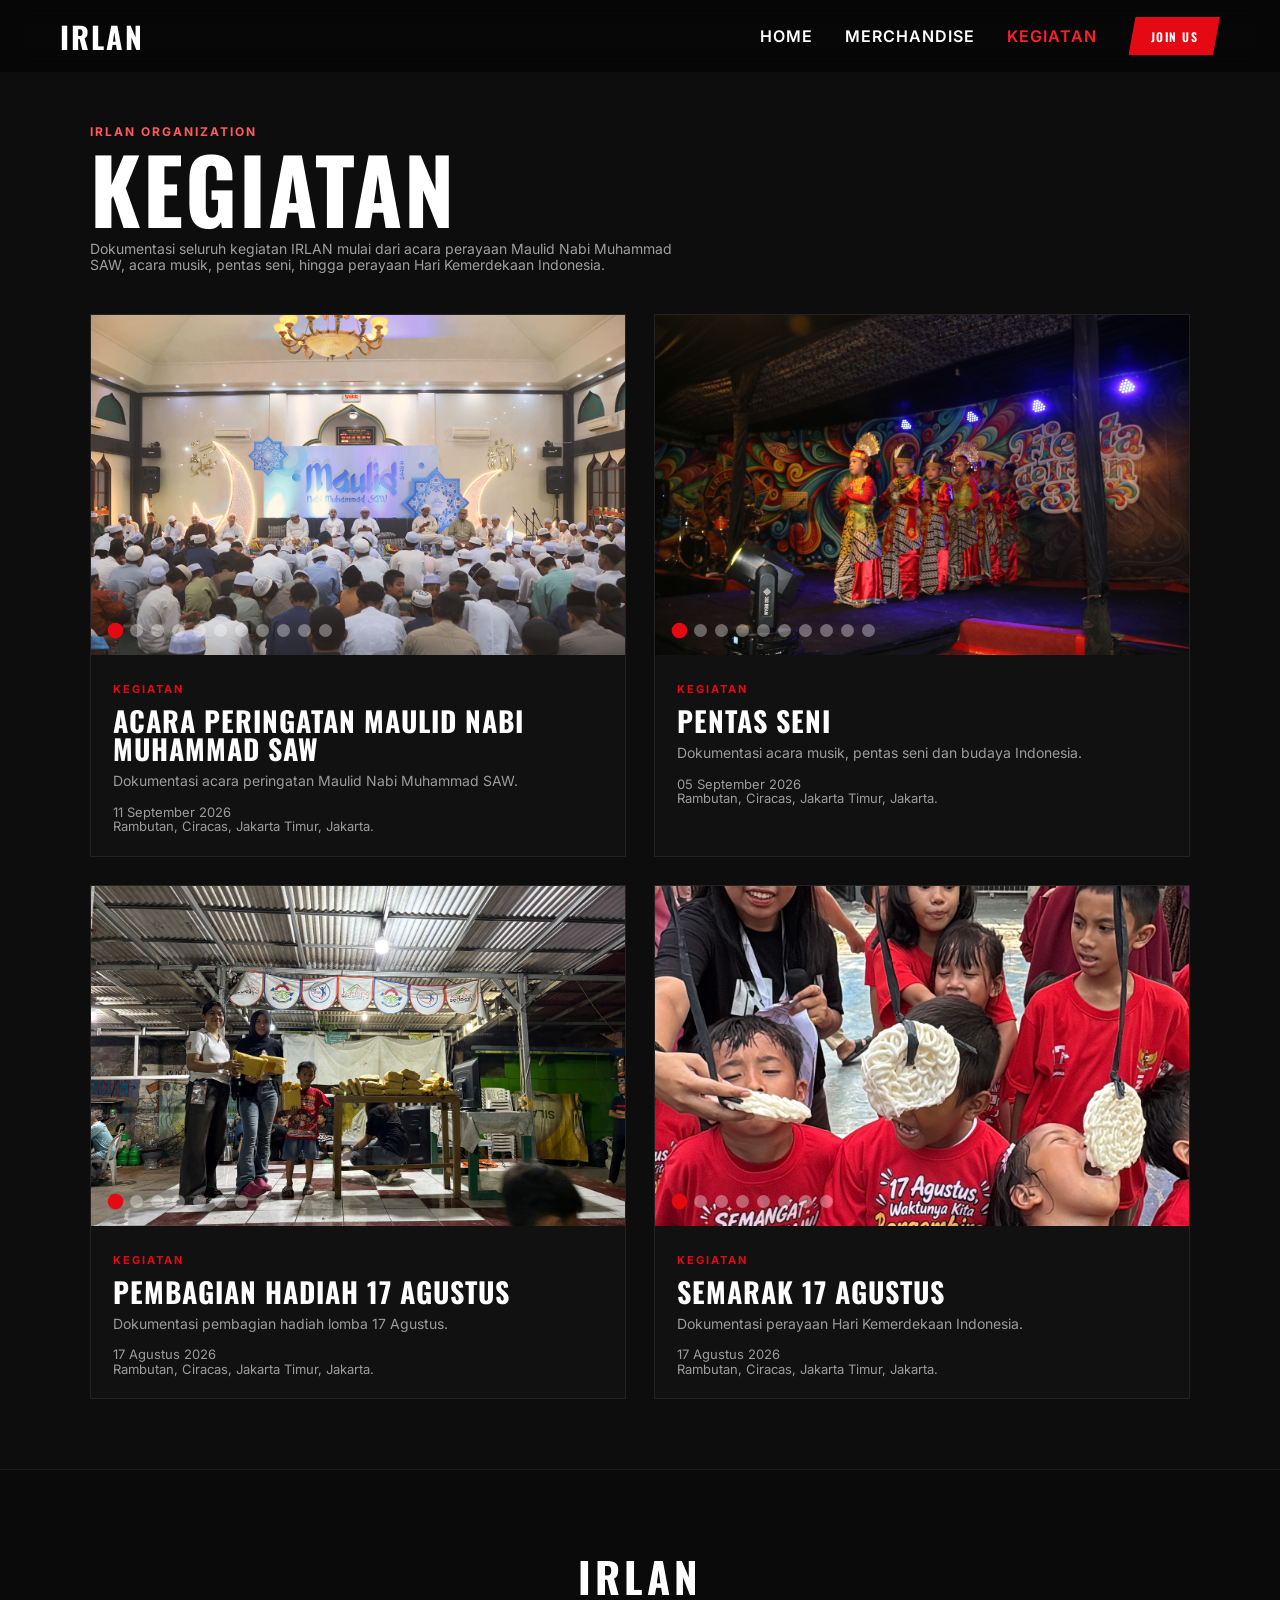
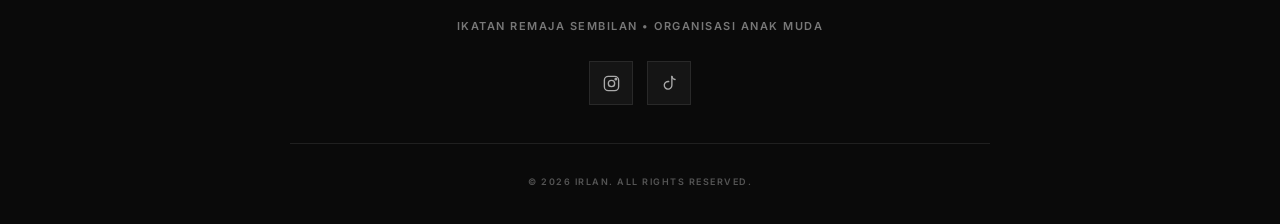
<file: activity/index.html>
<!DOCTYPE html>
<html lang="id">

<head>
    <meta charset="UTF-8">
    <meta name="viewport" content="width=device-width, initial-scale=1.0">
    <title>IRLAN | Activity</title>
    <link
        href="https://fonts.googleapis.com/css2?family=Oswald:wght@400;500;600;700&family=Inter:wght@300;400;500;600&display=swap"
        rel="stylesheet">
    <link rel="stylesheet" href="https://irlan-organization.github.io/org/activity/css/style.css">
</head>

<body>

    <header>
        <nav class="nav">
            <h2 class="logo">IRLAN</h2>
            <ul class="menu" id="menu">
                <li><a href="https://irlan-organization.github.io/org/home/">HOME</a></li>
                <li><a href="#merchandise">MERCHANDISE</a></li>
                <li><a href="https://irlan-organization.github.io/org/activity/" id="active">KEGIATAN</a></li>
                <li class="nav-join">
                    <a href="https://irlan-organization.github.io/org/form/">JOIN US</a>
                </li>
            </ul>
            <button class="hamburger" id="hamburger" aria-label="Menu">
                ☰
            </button>
        </nav>
    </header>

    <section class="activity-page">
        <div class="container">
            <div class="page-title">
                <span>IRLAN ORGANIZATION</span>
                <h1>KEGIATAN</h1>
                <p>Dokumentasi seluruh kegiatan IRLAN mulai dari acara perayaan Maulid Nabi Muhammad SAW, acara musik,
                    pentas seni, hingga perayaan Hari Kemerdekaan Indonesia.</p>
            </div>
            <div class="activity-grid">
                <!-- ACARA MAULID NABI -->
                <article class="activity-card">
                    <div class="activity-slider">
                        <img src="https://irlan-organization.github.io/org/assets/kegiatan/maulid-nabi/MAULID 11092026 1.jpg"
                            class="activity-photo active">
                        <img src="https://irlan-organization.github.io/org/assets/kegiatan/maulid-nabi/MAULID 11092026 2.jpg"
                            class="activity-photo" loading="lazy">
                        <img src="https://irlan-organization.github.io/org/assets/kegiatan/maulid-nabi/MAULID 11092026 3.jpg"
                            class="activity-photo" loading="lazy">
                        <img src="https://irlan-organization.github.io/org/assets/kegiatan/maulid-nabi/MAULID 11092026 4.jpg"
                            class="activity-photo" loading="lazy">
                        <img src="https://irlan-organization.github.io/org/assets/kegiatan/maulid-nabi/MAULID 11092026 5.jpg"
                            class="activity-photo" loading="lazy">
                        <img src="https://irlan-organization.github.io/org/assets/kegiatan/maulid-nabi/MAULID 11092026 6.jpg"
                            class="activity-photo" loading="lazy">
                        <img src="https://irlan-organization.github.io/org/assets/kegiatan/maulid-nabi/MAULID 11092026 7.jpg"
                            class="activity-photo" loading="lazy">
                        <img src="https://irlan-organization.github.io/org/assets/kegiatan/maulid-nabi/MAULID 11092026 8.jpg"
                            class="activity-photo" loading="lazy">
                        <img src="https://irlan-organization.github.io/org/assets/kegiatan/maulid-nabi/MAULID 11092026 9.jpg"
                            class="activity-photo" loading="lazy">
                        <img src="https://irlan-organization.github.io/org/assets/kegiatan/maulid-nabi/MAULID 11092026 10.jpg"
                            class="activity-photo" loading="lazy">
                        <img src="https://irlan-organization.github.io/org/assets/kegiatan/maulid-nabi/MAULID 11092026 11.jpg"
                            class="activity-photo" loading="lazy">
                        <div class="activity-dots">
                            <span class="activity-dot active"></span>
                            <span class="activity-dot"></span>
                            <span class="activity-dot"></span>
                            <span class="activity-dot"></span>
                            <span class="activity-dot"></span>
                            <span class="activity-dot"></span>
                            <span class="activity-dot"></span>
                            <span class="activity-dot"></span>
                            <span class="activity-dot"></span>
                            <span class="activity-dot"></span>
                            <span class="activity-dot"></span>
                        </div>
                    </div>
                    <div class="activity-info">
                        <span class="activity-category">KEGIATAN</span>
                        <h3>Acara Peringatan Maulid Nabi Muhammad SAW</h3>
                        <p>Dokumentasi acara peringatan Maulid Nabi Muhammad SAW.</p>
                        <div class="activity-meta">
                            <span>11 September 2026</span>
                            <span>Rambutan, Ciracas, Jakarta Timur, Jakarta.</span>
                        </div>
                    </div>
                </article>

                <!-- PENTAS SENI -->
                <article class="activity-card">
                    <div class="activity-slider">
                        <img src="https://irlan-organization.github.io/org/assets/kegiatan/pentas-seni/IMG_0026.JPG"
                            class="activity-photo active">
                        <img src="https://irlan-organization.github.io/org/assets/kegiatan/pentas-seni/IMG_0032.JPG"
                            class="activity-photo" loading="lazy">
                        <img src="https://irlan-organization.github.io/org/assets/kegiatan/pentas-seni/IMG_0035.JPG"
                            class="activity-photo" loading="lazy">
                        <img src="https://irlan-organization.github.io/org/assets/kegiatan/pentas-seni/IMG_0037.JPG"
                            class="activity-photo" loading="lazy">
                        <img src="https://irlan-organization.github.io/org/assets/kegiatan/pentas-seni/IMG_0122.JPG"
                            class="activity-photo" loading="lazy">
                        <img src="https://irlan-organization.github.io/org/assets/kegiatan/pentas-seni/IMG_0046.JPG"
                            class="activity-photo" loading="lazy">
                        <img src="https://irlan-organization.github.io/org/assets/kegiatan/pentas-seni/IMG_0073.JPG"
                            class="activity-photo" loading="lazy">
                        <img src="https://irlan-organization.github.io/org/assets/kegiatan/pentas-seni/IMG_0135.JPG"
                            class="activity-photo" loading="lazy">
                        <img src="https://irlan-organization.github.io/org/assets/kegiatan/pentas-seni/IMG_0169.JPG"
                            class="activity-photo" loading="lazy">
                        <img src="https://irlan-organization.github.io/org/assets/kegiatan/pentas-seni/IMG_0173.JPG"
                            class="activity-photo" loading="lazy">
                        <div class="activity-dots">
                            <span class="activity-dot active"></span>
                            <span class="activity-dot"></span>
                            <span class="activity-dot"></span>
                            <span class="activity-dot"></span>
                            <span class="activity-dot"></span>
                            <span class="activity-dot"></span>
                            <span class="activity-dot"></span>
                            <span class="activity-dot"></span>
                            <span class="activity-dot"></span>
                            <span class="activity-dot"></span>
                        </div>
                    </div>
                    <div class="activity-info">
                        <span class="activity-category">KEGIATAN</span>
                        <h3>Pentas Seni</h3>
                        <p>Dokumentasi acara musik, pentas seni dan budaya Indonesia.</p>
                        <div class="activity-meta">
                            <span>05 September 2026</span>
                            <span>Rambutan, Ciracas, Jakarta Timur, Jakarta.</span>
                        </div>
                    </div>
                </article>

                <!-- PEMBAGIAN HADIAH -->
                <article class="activity-card">
                    <div class="activity-slider">
                        <img src="https://irlan-organization.github.io/org/assets/kegiatan/17-agustus/IMG_1781.JPG"
                            class="activity-photo active">
                        <img src="https://irlan-organization.github.io/org/assets/kegiatan/17-agustus/IMG_1794.JPG"
                            class="activity-photo" loading="lazy">
                        <img src="https://irlan-organization.github.io/org/assets/kegiatan/17-agustus/IMG_1793.JPG"
                            class="activity-photo" loading="lazy">
                        <img src="https://irlan-organization.github.io/org/assets/kegiatan/17-agustus/IMG_1810.JPG"
                            class="activity-photo" loading="lazy">
                        <img src="https://irlan-organization.github.io/org/assets/kegiatan/17-agustus/IMG_1801.JPG"
                            class="activity-photo" loading="lazy">
                        <img src="https://irlan-organization.github.io/org/assets/kegiatan/17-agustus/IMG_1796.JPG"
                            class="activity-photo" loading="lazy">
                        <img src="https://irlan-organization.github.io/org/assets/kegiatan/17-agustus/IMG_1812.JPG"
                            class="activity-photo" loading="lazy">
                        <img src="https://irlan-organization.github.io/org/assets/kegiatan/17-agustus/IMG_1814.JPG"
                            class="activity-photo" loading="lazy">
                        <div class="activity-dots">
                            <span class="activity-dot active"></span>
                            <span class="activity-dot"></span>
                            <span class="activity-dot"></span>
                            <span class="activity-dot"></span>
                            <span class="activity-dot"></span>
                            <span class="activity-dot"></span>
                            <span class="activity-dot"></span>
                            <span class="activity-dot"></span>
                        </div>
                    </div>
                    <div class="activity-info">
                        <span class="activity-category">KEGIATAN</span>
                        <h3>Pembagian Hadiah 17 Agustus</h3>
                        <p>Dokumentasi pembagian hadiah lomba 17 Agustus.</p>
                        <div class="activity-meta">
                            <span>17 Agustus 2026</span>
                            <span>Rambutan, Ciracas, Jakarta Timur, Jakarta.</span>
                        </div>
                    </div>
                </article>

                <!-- SEMARAK -->
                <article class="activity-card">
                    <div class="activity-slider">
                        <img src="https://irlan-organization.github.io/org/assets/kegiatan/17-agustus/IMG_1621.JPG"
                            class="activity-photo active">
                        <img src="https://irlan-organization.github.io/org/assets/kegiatan/17-agustus/IMG_1635.JPG"
                            class="activity-photo" loading="lazy">
                        <img src="https://irlan-organization.github.io/org/assets/kegiatan/17-agustus/IMG_1679.JPG"
                            class="activity-photo" loading="lazy">
                        <img src="https://irlan-organization.github.io/org/assets/kegiatan/17-agustus/IMG_1680.JPG"
                            class="activity-photo" loading="lazy">
                        <img src="https://irlan-organization.github.io/org/assets/kegiatan/17-agustus/IMG_1722.JPG"
                            class="activity-photo" loading="lazy">
                        <img src="https://irlan-organization.github.io/org/assets/kegiatan/17-agustus/IMG_1727.JPG"
                            class="activity-photo" loading="lazy">
                        <img src="https://irlan-organization.github.io/org/assets/kegiatan/17-agustus/IMG_1755.JPG"
                            class="activity-photo" loading="lazy">
                        <img src="https://irlan-organization.github.io/org/assets/kegiatan/17-agustus/IMG_1739.JPG"
                            class="activity-photo" loading="lazy">
                        <div class="activity-dots">
                            <span class="activity-dot active"></span>
                            <span class="activity-dot"></span>
                            <span class="activity-dot"></span>
                            <span class="activity-dot"></span>
                            <span class="activity-dot"></span>
                            <span class="activity-dot"></span>
                            <span class="activity-dot"></span>
                            <span class="activity-dot"></span>
                        </div>
                    </div>
                    <div class="activity-info">
                        <span class="activity-category">KEGIATAN</span>
                        <h3>Semarak 17 Agustus</h3>
                        <p>Dokumentasi perayaan Hari Kemerdekaan Indonesia.</p>
                        <div class="activity-meta">
                            <span>17 Agustus 2026</span>
                            <span>Rambutan, Ciracas, Jakarta Timur, Jakarta.</span>
                        </div>
                    </div>
                </article>
            </div>
        </div>
    </section>

    <footer class="site-footer">
        <div class="footer-content">
            <h2>IRLAN</h2>
            <p>
                IKATAN REMAJA SEMBILAN • ORGANISASI ANAK MUDA
            </p>
            <div class="social-links">
                <a href="https://instagram.com/irlan09_" target="_blank" rel="noopener noreferrer"
                    aria-label="Instagram IRLAN">
                    <svg viewBox="0 0 24 24" aria-hidden="true">
                        <rect x="3" y="3" width="18" height="18" rx="5"></rect>
                        <circle cx="12" cy="12" r="4"></circle>
                        <circle cx="17.5" cy="6.5" r="1"></circle>
                    </svg>
                </a>
                <a href="https://tiktok.com/@USERNAME_IRLAN" target="_blank" rel="noopener noreferrer"
                    aria-label="TikTok IRLAN">
                    <svg viewBox="0 0 24 24" aria-hidden="true">
                        <path d="M15 3v11.2a4.8 4.8 0 1 1-4-4.7"></path>
                        <path d="M15 3c.5 2.3 2 3.8 4 4"></path>
                    </svg>
                </a>
            </div>
            <div class="footer-line"></div>
            <small>
                © 2026 IRLAN. ALL RIGHTS RESERVED.
            </small>
        </div>
    </footer>

    <script src="https://irlan-organization.github.io/org/activity/js/script.js"></script>

</body>

</html>
</file>
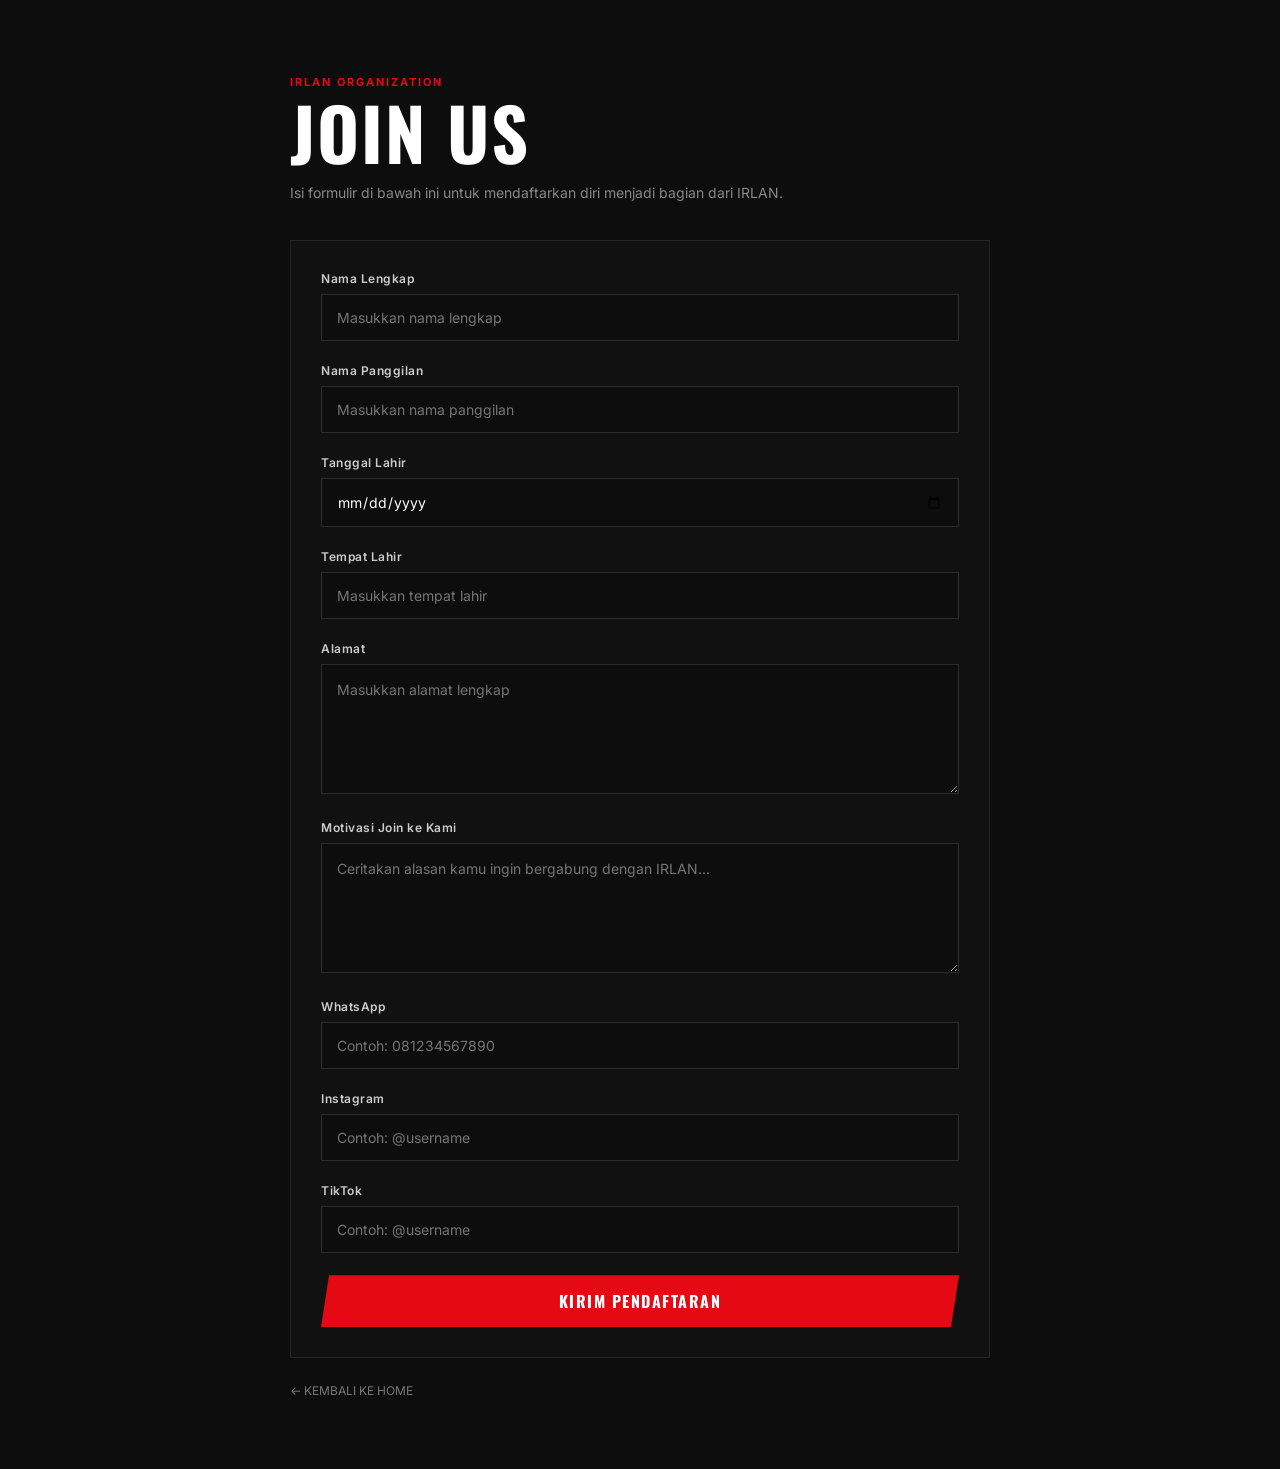
<file: form/index.html>
<!DOCTYPE html>
<html lang="id">

<head>
    <meta charset="UTF-8">
    <meta name="viewport" content="width=device-width, initial-scale=1.0">
    <title>JOIN US — IRLAN</title>
    <link rel="stylesheet" href="https://irlan-organization.github.io/org/form/css/style.css">
    <link
        href="https://fonts.googleapis.com/css2?family=Oswald:wght@400;500;600;700&family=Inter:wght@300;400;500;600&display=swap"
        rel="stylesheet">
</head>

<body>

    <main class="form-page">
        <div class="form-header">
            <span class="form-tag">IRLAN ORGANIZATION</span>
            <h1>JOIN US</h1>
            <p>
                Isi formulir di bawah ini untuk mendaftarkan diri
                menjadi bagian dari IRLAN.
            </p>
        </div>

        <div id="formAlert" class="form-alert">
            <div class="form-alert-box">
                <div class="form-alert-icon">!</div>
                <div class="form-alert-content">
                    <h3 id="formAlertTitle">DATA BELUM LENGKAP</h3>
                    <p id="formAlertMessage">
                        Semua data wajib diisi.
                    </p>
                </div>
                <button type="button" id="formAlertClose">OK</button>
            </div>
        </div>

        <form class="join-form" novalidate>
            <div class="form-group">
                <label for="nama">Nama Lengkap</label>
                <input type="text" id="nama" name="nama" placeholder="Masukkan nama lengkap" required>
            </div>
            <div class="form-group">
                <label for="panggilan">Nama Panggilan</label>
                <input type="text" id="panggilan" name="panggilan" placeholder="Masukkan nama panggilan" required>
            </div>
            <div class="form-group">
                <label for="tanggal">Tanggal Lahir</label>
                <input type="date" id="tanggal" name="tanggal" required>
            </div>
            <div class="form-group">
                <label for="tempat">Tempat Lahir</label>
                <input type="text" id="tempat" name="tempat" placeholder="Masukkan tempat lahir" required>
            </div>
            <div class="form-group">
                <label for="alamat">Alamat</label>
                <textarea id="alamat" name="alamat" placeholder="Masukkan alamat lengkap" required></textarea>
            </div>
            <div class="form-group">
                <label for="motivasi">Motivasi Join ke Kami</label>
                <textarea id="motivasi" name="motivasi"
                    placeholder="Ceritakan alasan kamu ingin bergabung dengan IRLAN..." required></textarea>
            </div>

            <!-- KONTAK & SOSIAL MEDIA -->
            <div class="form-group">
                <label for="whatsapp">WhatsApp</label>
                <input type="tel" id="whatsapp" name="whatsapp" placeholder="Contoh: 081234567890" required>
            </div>
            <div class="form-group">
                <label for="instagram">Instagram</label>
                <input type="text" id="instagram" name="instagram" placeholder="Contoh: @username" required>
            </div>
            <div class="form-group">
                <label for="tiktok">TikTok</label>
                <input type="text" id="tiktok" name="tiktok" placeholder="Contoh: @username" required>
            </div>
            <button type="submit" class="submit-btn">
                KIRIM PENDAFTARAN
            </button>
        </form>
        <a href="https://irlan-organization.github.io/org/home/" class="back">
            ← KEMBALI KE HOME
        </a>
    </main>

    <script src="https://irlan-organization.github.io/org/form/js/form.js"></script>

</body>

</html>
</file>
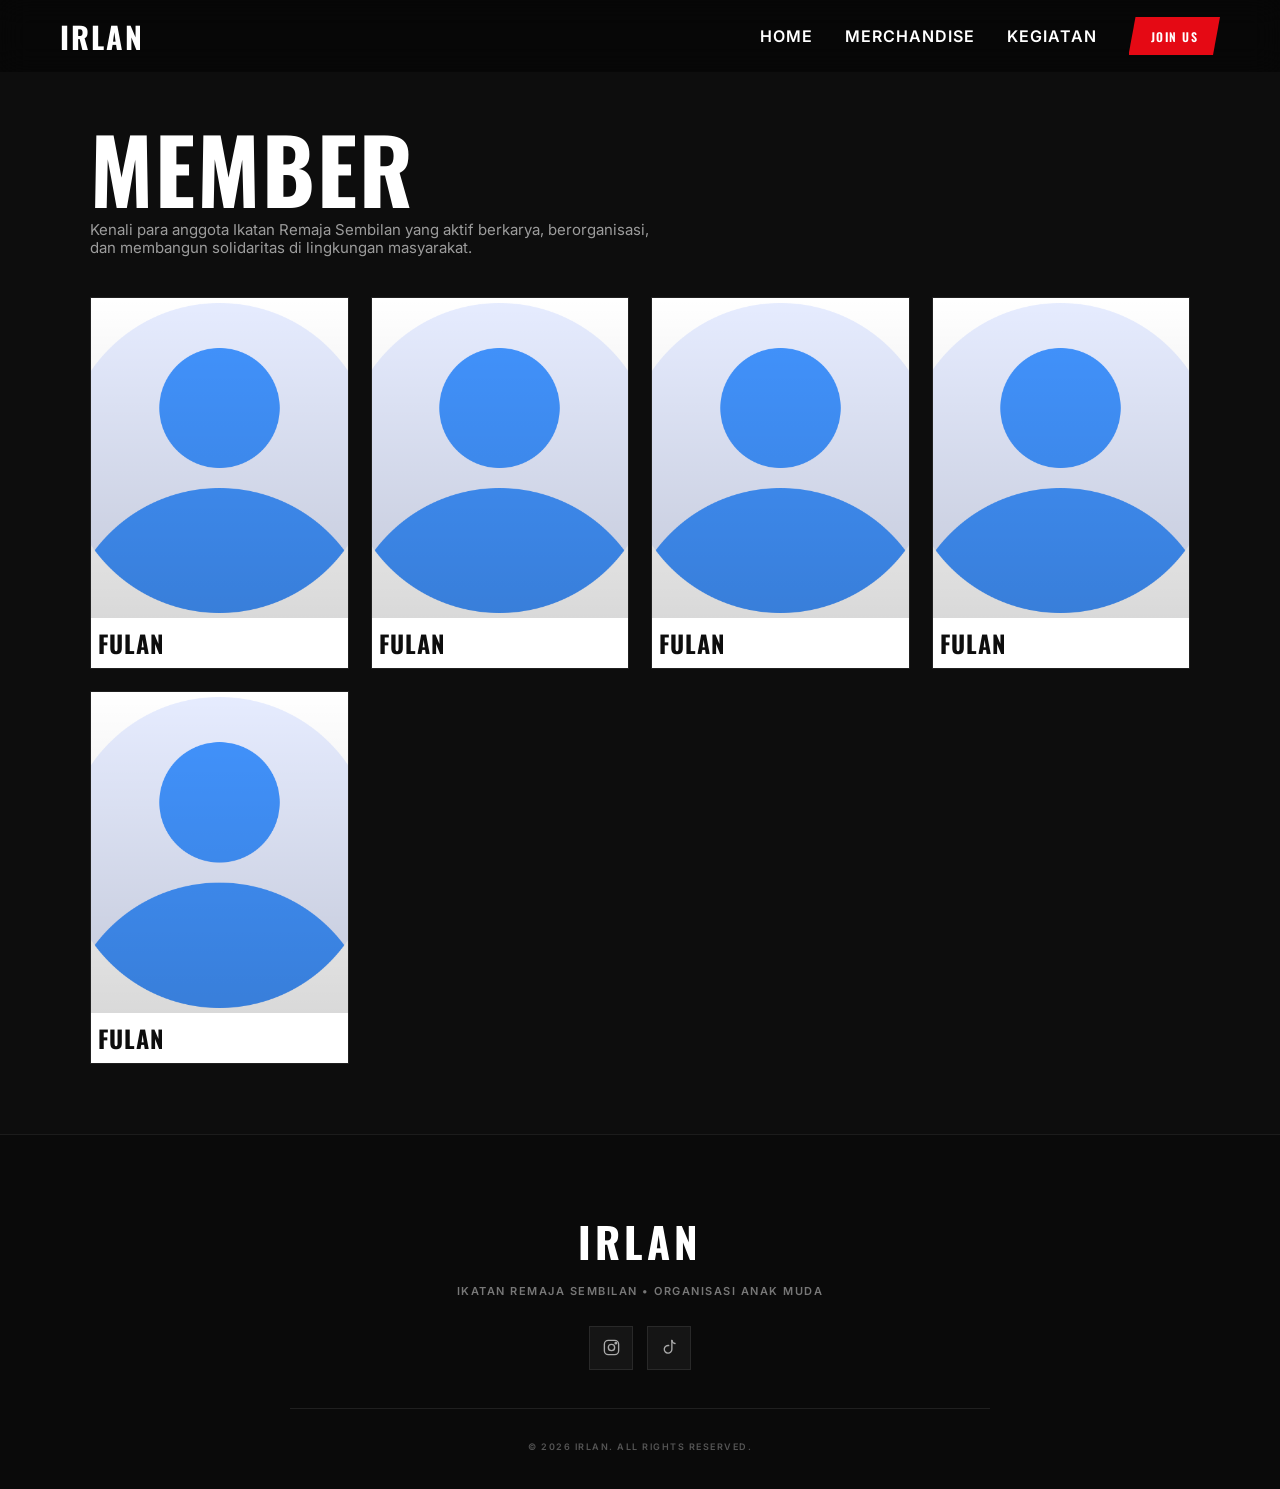
<file: members/index.html>
<!DOCTYPE html>
<html lang="id">

<head>
    <meta charset="UTF-8">
    <meta name="viewport" content="width=device-width, initial-scale=1.0">
    <title>IRLAN | Members</title>
    <link
        href="https://fonts.googleapis.com/css2?family=Oswald:wght@400;500;600;700&family=Inter:wght@300;400;500;600&display=swap"
        rel="stylesheet">
    <link rel="stylesheet" href="css/style.css">
</head>

<body>

    <header>
        <nav class="nav">
            <h2 class="logo">IRLAN</h2>
            <ul class="menu" id="menu">
                <li><a href="https://irlan-organization.github.io/org/home/">HOME</a></li>
                <li><a href="#merchandise">MERCHANDISE</a></li>
                <li><a href="https://irlan-organization.github.io/org/activity/">KEGIATAN</a></li>
                <li class="nav-join">
                    <a href="https://irlan-organization.github.io/org/form/">JOIN US</a>
                </li>
            </ul>
            <button class="hamburger" id="hamburger" aria-label="Menu">
                ☰
            </button>
        </nav>
    </header>

    <section id="member" class="member">
        <div class="container">
            <div class="section-heading">
                <h2>MEMBER</h2>
                <p>
                    Kenali para anggota Ikatan Remaja Sembilan yang aktif berkarya,
                    berorganisasi, dan membangun solidaritas di lingkungan masyarakat.
                </p>
            </div>
            <div class="member-grid">
                <div class="member-card">
                    <div class="member-photo">
                        <img src="https://irlan-organization.github.io/org/assets/anggota/user.png" alt="Member IRLAN">
                    </div>
                    <div class="member-info">
                        <h3>FULAN</h3>
                    </div>
                </div>

                <div class="member-card">
                    <div class="member-photo">
                        <img src="https://irlan-organization.github.io/org/assets/anggota/user.png" alt="Member IRLAN">
                    </div>
                    <div class="member-info">
                        <h3>FULAN</h3>
                    </div>
                </div>

                <div class="member-card">
                    <div class="member-photo">
                        <img src="https://irlan-organization.github.io/org/assets/anggota/user.png" alt="Member IRLAN">
                    </div>
                    <div class="member-info">
                        <h3>FULAN</h3>
                    </div>
                </div>

                <div class="member-card">
                    <div class="member-photo">
                        <img src="https://irlan-organization.github.io/org/assets/anggota/user.png" alt="Member IRLAN">
                    </div>
                    <div class="member-info">
                        <h3>FULAN</h3>
                    </div>
                </div>

                <div class="member-card">
                    <div class="member-photo">
                        <img src="https://irlan-organization.github.io/org/assets/anggota/user.png" alt="Member IRLAN">
                    </div>
                    <div class="member-info">
                        <h3>FULAN</h3>
                    </div>
                </div>
            </div>
        </div>
    </section>

    <footer class="site-footer">
        <div class="footer-content">
            <h2>IRLAN</h2>
            <p>
                IKATAN REMAJA SEMBILAN • ORGANISASI ANAK MUDA
            </p>
            <div class="social-links">
                <a href="https://instagram.com/irlan09_" target="_blank" rel="noopener noreferrer"
                    aria-label="Instagram IRLAN">
                    <svg viewBox="0 0 24 24" aria-hidden="true">
                        <rect x="3" y="3" width="18" height="18" rx="5"></rect>
                        <circle cx="12" cy="12" r="4"></circle>
                        <circle cx="17.5" cy="6.5" r="1"></circle>
                    </svg>
                </a>
                <a href="https://tiktok.com/@USERNAME_IRLAN" target="_blank" rel="noopener noreferrer"
                    aria-label="TikTok IRLAN">
                    <svg viewBox="0 0 24 24" aria-hidden="true">
                        <path d="M15 3v11.2a4.8 4.8 0 1 1-4-4.7"></path>
                        <path d="M15 3c.5 2.3 2 3.8 4 4"></path>
                    </svg>
                </a>
            </div>
            <div class="footer-line"></div>
            <small>
                © 2026 IRLAN. ALL RIGHTS RESERVED.
            </small>
        </div>
    </footer>

    <script src="https://irlan-organization.github.io/org/members/js/script.js"></script>

</body>

</html>
</file>
<file: members/css/style.css>
:root {
    --red: #e50914;
    --black: #0d0d0d;
    --dark: #171717;
    --white: #fff;
    --gray: #cfcfcf;
}

* {
    margin: 0;
    padding: 0;
    box-sizing: border-box;
    scroll-behavior: smooth;
    -webkit-tap-highlight-color: transparent;
}

body {
    font-family: Arial, Helvetica, sans-serif;
    background: #0d0d0d;
    color: #fff;
}

.container {
    width: min(1100px, 92%);
    margin: auto;
}

h1,
h2,
h3,
.title {
    font-family: 'Oswald', sans-serif;
    font-weight: 700;
    text-transform: uppercase;
    letter-spacing: 1px;
}

/* Teks biasa */
body,
p,
a,
span,
button {
    font-family: 'Inter', sans-serif;
}

/* NAVBAR */

header {
    position: fixed;
    width: 100%;
    z-index: 999;
    background: rgba(0, 0, 0, .45);
    backdrop-filter: blur(14px);
}

.nav {
    max-width: 1200px;
    height: 72px;
    margin: auto;
    padding: 0 20px;
    display: flex;
    align-items: center;
    justify-content: space-between;
    position: relative;
    z-index: 1001;
}

.logo {
    font-family: 'Oswald', sans-serif;
    color: #fff;
    font-size: clamp(22px, 2.5vw, 30px);
    letter-spacing: 2px;
}

.menu {
    display: flex;
    align-items: center;
    gap: 32px;
    list-style: none;
}

.menu a {
    color: #fff;
    text-decoration: none;
    font-weight: 600;
    letter-spacing: 1px;
}

#active {
    color: #ff1f2d;
}


/* ===============================
   JOIN US
   =============================== */

.nav-join a {
    display: inline-flex;
    align-items: center;
    justify-content: center;
    height: 38px;
    padding: 0 22px;
    background: #e50914;
    color: #fff !important;
    font-family: 'Oswald', sans-serif;
    font-size: clamp(10px, 1vw, 12px);
    font-weight: 700;
    letter-spacing: 1.5px;
    text-transform: uppercase;
    clip-path: polygon(7px 0,
            100% 0,
            calc(100% - 7px) 100%,
            0 100%);

    transition: .25s ease;
}

.nav-join a:hover {
    background: #ff1f2d;
    transform: translateY(-2px);
    box-shadow: 0 8px 20px rgba(229, 9, 20, .25);
}


/* ===============================
   HAMBURGER
   =============================== */

.hamburger {
    display: none;
    width: 48px;
    height: 48px;
    border: none;
    background: transparent;
    color: #fff;
    font-size: clamp(24px, 3vw, 28px);
    cursor: pointer;
    z-index: 1002;
}

/* DESKTOP */
.menu {
    display: flex;
    gap: 32px;
    list-style: none;
}

.menu a {
    color: #fff;
    text-decoration: none;
    font-weight: 600;
}

.menu a:hover {
    color: #e50914;
}

/* MEMBERS */

.member {
    padding: 120px 0 70px;
    background: #0d0d0d;
}

.section-heading {
    margin-bottom: 40px;
}

.section-heading h2 {
    margin: 8px 0 12px;
    font-family: 'Oswald', sans-serif;
    font-size: clamp(35px, 7vw, 90px);
    line-height: .9;
    letter-spacing: 2px;
}

.section-heading p {
    max-width: 560px;
    color: #9c9c9c;
    line-height: 1.2;
    font-size: clamp(12px, 1.5vw, 15px);
}

.member-grid {
    display: grid;
    grid-template-columns: repeat(4, 1fr);
    gap: 22px;
}

/* CARD */

.member-card {
    background: #fff;
    border: 1px solid #202020;
    overflow: hidden;
    transition: .35s ease;
}

.member-photo {
    position: relative;
    aspect-ratio: 4/5;
    overflow: hidden;
}

.member-photo img {
    width: 100%;
    height: 100%;
    object-fit: cover;
    display: block;
    transition: transform .45s ease;
}

.member-card:hover .member-photo img {
    transform: scale(1.08);
}

.member-photo::after {
    content: "";
    position: absolute;
    inset: 0;
    background: linear-gradient(to top,
            rgba(0, 0, 0, .15),
            rgba(0, 0, 0, 0));
}

.member-info {
    padding: 7px;
}

.member-info h3 {
    font-family: 'Oswald', sans-serif;
    color: #0d0d0d;
    font-size: clamp(18px, 2.2vw, 24px);
    font-weight: bolder;
    text-transform: uppercase;
}

/* FOOTER */

.site-footer {
    background: #0a0a0a;
    padding: 75px 20px 35px;
    text-align: center;
    border-top: 1px solid #1c1c1c;
}

.footer-content {
    max-width: 900px;
    margin: auto;
}

.site-footer h2 {
    margin: 0;
    color: #fff;
    font-family: 'Oswald', sans-serif;
    font-size: clamp(32px, 4vw, 42px);
    font-weight: 700;
    letter-spacing: 4px;
    text-transform: uppercase;
}

.site-footer p {
    margin: 12px 0 28px;
    color: #777;
    font-size: clamp(9px, .9vw, 11px);
    font-weight: 600;
    letter-spacing: 1.5px;
    text-transform: uppercase;
}

/* SOCIAL MEDIA */

.social-links {
    display: flex;
    justify-content: center;
    align-items: center;
    gap: 14px;
}

.social-links a {
    width: 44px;
    height: 44px;
    display: flex;
    align-items: center;
    justify-content: center;
    background: #151515;
    border: 1px solid #292929;
    color: #aaa;
    transition:
        background .25s ease,
        color .25s ease,
        border-color .25s ease,
        transform .25s ease;
}

.social-links svg {
    width: 19px;
    height: 19px;
    fill: none;
    stroke: currentColor;
    stroke-width: 1.7;
    stroke-linecap: round;
    stroke-linejoin: round;
}

.social-links a:hover {
    background: #e50914;
    border-color: #e50914;
    color: #fff;
    transform: translateY(-4px);
}

/* GARIS */

.footer-line {
    width: 100%;
    max-width: 700px;
    height: 1px;
    background: #202020;
    margin: 38px auto 25px;
}


/* COPYRIGHT */

.site-footer small {
    color: #555;
    font-size: clamp(8px, .8vw, 9px);
    font-weight: 600;
    letter-spacing: 1.5px;
    text-transform: uppercase;
}


/* MOBILE */

@media (max-width: 600px) {

    .site-footer {
        padding: 60px 18px 28px;
    }

    .site-footer h2 {
        font-size: clamp(32px, 10vw, 42px);
        letter-spacing: 3px;
    }

    .site-footer p {
        font-size: clamp(8px, 2.5vw, 9px);
        line-height: 1.7;
        max-width: 300px;
        margin: 10px auto 25px;
    }

    .social-links {
        gap: 12px;
    }

    .social-links a {
        width: 42px;
        height: 42px;
    }

    .footer-line {
        margin: 32px auto 22px;
    }

    .site-footer small {
        font-size: clamp(7px, 2vw, 8px);
    }
}





/* MOBILE */

@media(max-width:768px) {

    .hamburger {
        display: flex;
        align-items: center;
        justify-content: center;
    }

    .menu {
        position: fixed;
        inset: 0;
        width: 100%;
        height: 100svh;
        background: #0a0a0a;
        display: flex;
        flex-direction: column;
        justify-content: center;
        align-items: center;
        gap: 28px;
        transform: translateY(-100%);
        transition: transform .4s ease;
        z-index: 1000;
    }

    .menu.show {
        transform: translateY(0);
    }

    .menu li {
        opacity: 0;
        transform: translateY(20px);
        transition:
            opacity .3s ease,
            transform .3s ease;
    }

    .menu.show li {
        opacity: 1;
        transform: translateY(0);
    }

    .menu a {
        font-family: 'Oswald', sans-serif;
        font-size: clamp(26px, 7vw, 32px);
        font-weight: 700;
        letter-spacing: 2px;
        text-transform: uppercase;
    }


    /* JOIN US DI MOBILE */

    .nav-join a {
        height: 48px;
        padding: 0 32px;
        background: #e50914;
        font-size: clamp(15px, 4vw, 18px);
        letter-spacing: 2px;
        clip-path: polygon(8px 0,
                100% 0,
                calc(100% - 8px) 100%,
                0 100%);
    }

    .nav-join a:hover {
        background: #ff1f2d;
        transform: none;
        box-shadow: none;
    }

    body.menu-open {
        overflow: hidden;
    }


    /* MEMBERS */

    .member {
        padding: 100px 0 50px;
    }

    .section-heading {
        margin-bottom: 28px;
    }

    .section-heading p {
        max-width: 100%;
        font-size: clamp(12px, 3.5vw, 14px);
    }

    .member-grid {
        grid-template-columns: repeat(2, 1fr);
        gap: 14px;
    }

    .member-info {
        padding: 6px;
    }

    .member-info h3 {
        font-size: clamp(15px, 4.5vw, 17px);
        font-weight: bolder;
    }

}
</file>
